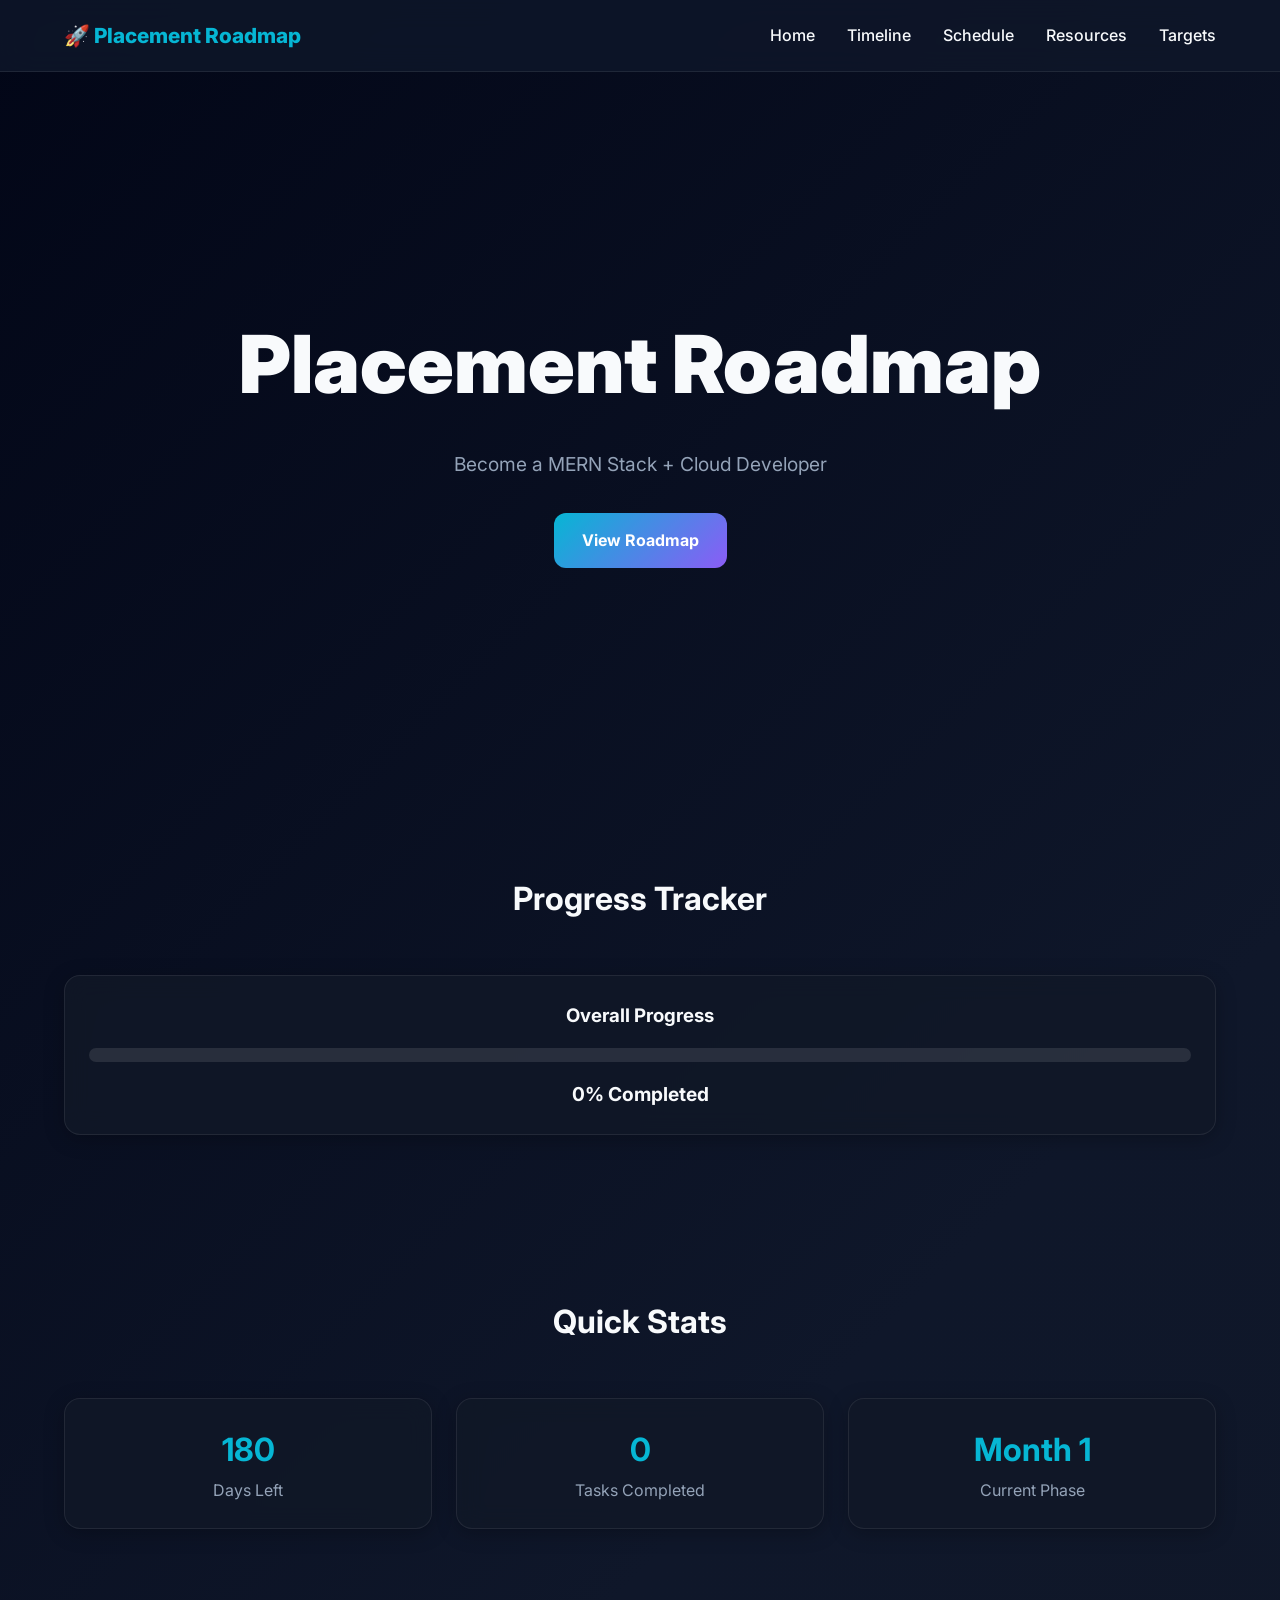
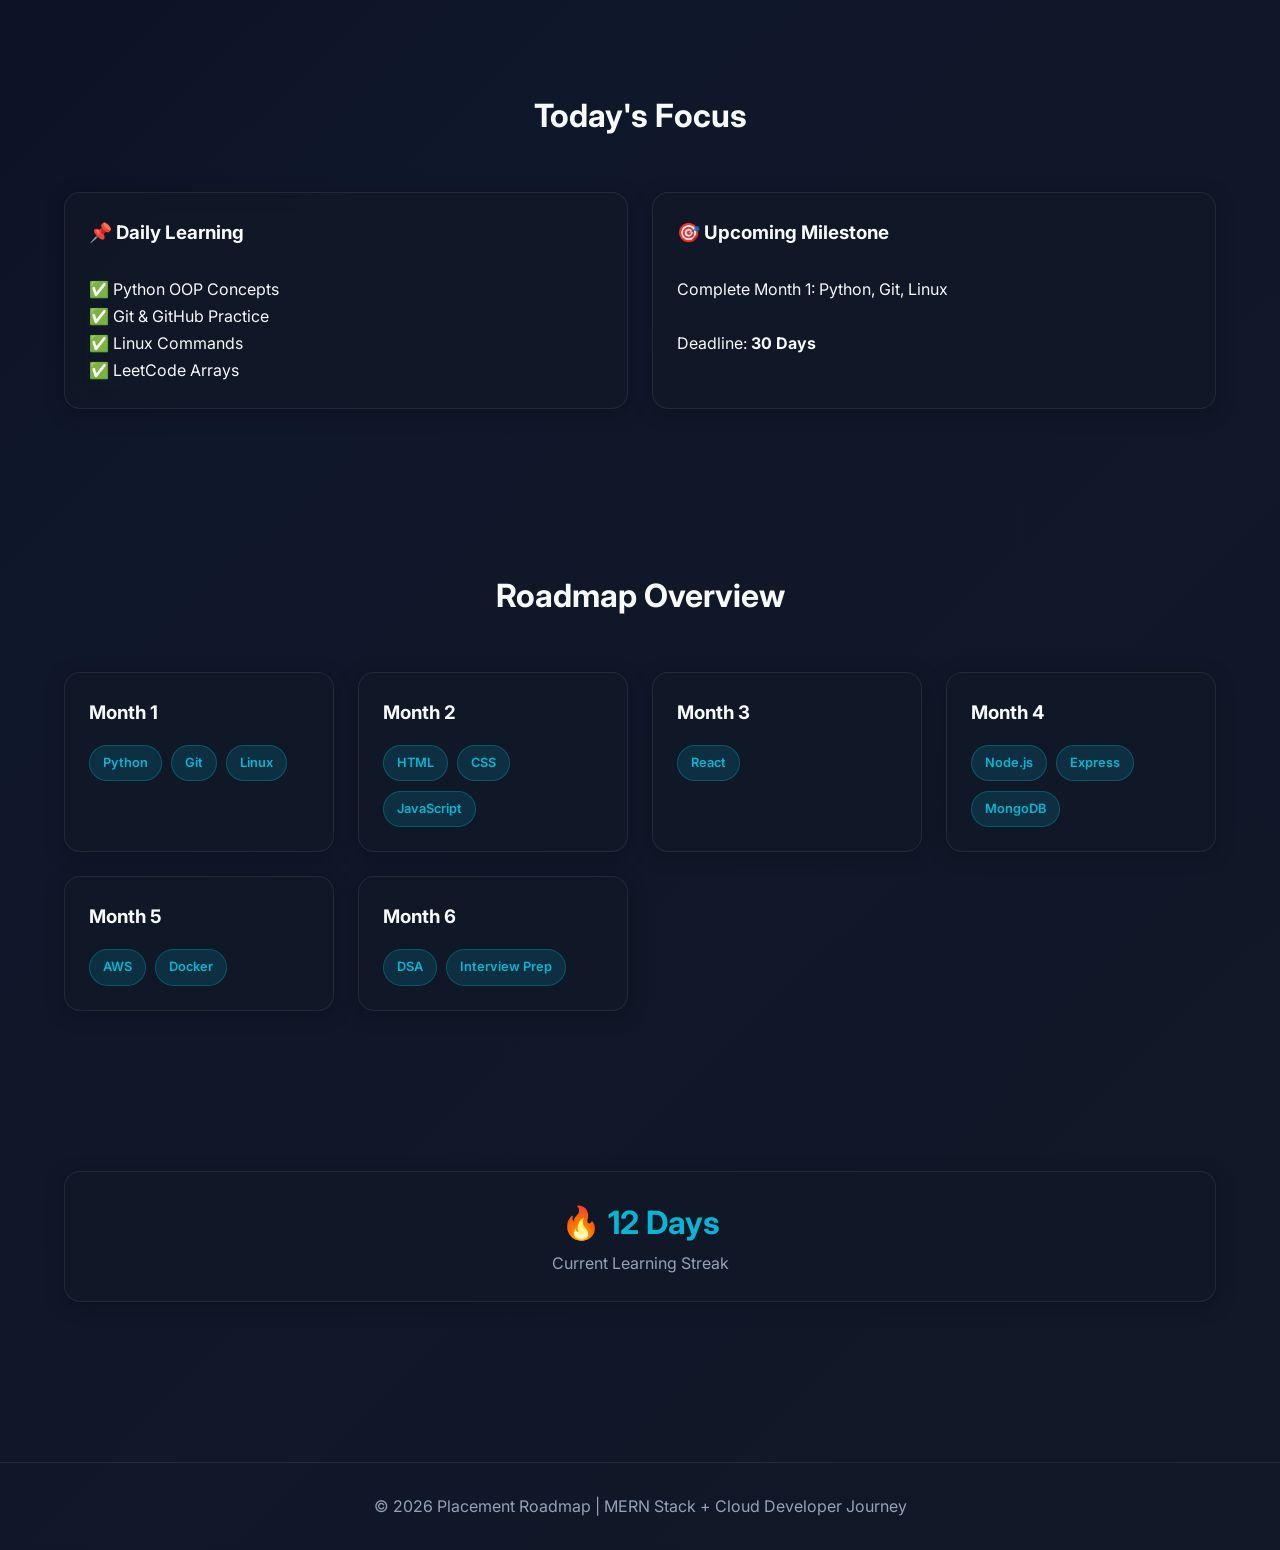
<file: index.html>
<!DOCTYPE html>
<html lang="en">
<head>
    <meta charset="UTF-8">
    <meta name="viewport" content="width=device-width, initial-scale=1.0">
    <title>Placement Roadmap | MERN + Cloud Developer</title>

    <link rel="stylesheet" href="style.css">
</head>
<body>

    <!-- ======================
         NAVBAR
    ======================= -->
    <nav class="navbar">
        <div class="nav-container">

            <div class="logo">
                🚀 Placement Roadmap
            </div>

            <ul class="nav-links">
                <li><a href="index.html">Home</a></li>
                <li><a href="timeline.html">Timeline</a></li>
                <li><a href="schedule.html">Schedule</a></li>
                <li><a href="resources.html">Resources</a></li>
                <li><a href="targets.html">Targets</a></li>
            </ul>

        </div>
    </nav>

    <!-- ======================
         HERO SECTION
    ======================= -->
    <section class="hero">
        <div class="hero-content">

            <h1>Placement Roadmap</h1>

            <p>
                Become a MERN Stack + Cloud Developer
            </p>

            <a href="timeline.html" class="btn">
                View Roadmap
            </a>

        </div>
    </section>

    <!-- ======================
         PROGRESS TRACKER
    ======================= -->
    <section class="section">
        <div class="container">

            <h2 class="section-title">
                Progress Tracker
            </h2>

            <div class="card progress-card">

                <h3>Overall Progress</h3>

                <div class="progress-bar">
                    <div
                        id="progressFill"
                        class="progress-fill">
                    </div>
                </div>

                <p
                    id="progressText"
                    class="progress-text">
                    65% Completed
                </p>

            </div>

        </div>
    </section>

    <!-- ======================
         QUICK STATS
    ======================= -->
    <section class="section">
        <div class="container">

            <h2 class="section-title">
                Quick Stats
            </h2>

            <div class="grid grid-3">

                <div class="card stat-card">
                    <h2>180</h2>
                    <p>Days Left</p>
                </div>

                <div class="card stat-card">
                    <h2 id="completedTasks">
                        0
                    </h2>
                    <p>Tasks Completed</p>
                </div>

                <div class="card stat-card">
                    <h2>Month 1</h2>
                    <p>Current Phase</p>
                </div>

            </div>

        </div>
    </section>

    <!-- ======================
         TODAY'S FOCUS
    ======================= -->
    <section class="section">
        <div class="container">

            <h2 class="section-title">
                Today's Focus
            </h2>

            <div class="grid grid-2">

                <div class="card">

                    <h3>📌 Daily Learning</h3>

                    <br>

                    <ul>
                        <li>✅ Python OOP Concepts</li>
                        <li>✅ Git & GitHub Practice</li>
                        <li>✅ Linux Commands</li>
                        <li>✅ LeetCode Arrays</li>
                    </ul>

                </div>

                <div class="card">

                    <h3>🎯 Upcoming Milestone</h3>

                    <br>

                    <p>
                        Complete Month 1:
                        Python, Git, Linux
                    </p>

                    <br>

                    <p>
                        Deadline:
                        <strong>30 Days</strong>
                    </p>

                </div>

            </div>

        </div>
    </section>

    <!-- ======================
         ROADMAP OVERVIEW
    ======================= -->
    <section class="section">
        <div class="container">

            <h2 class="section-title">
                Roadmap Overview
            </h2>

            <div class="grid grid-3">

                <div class="card">

                    <h3>Month 1</h3>

                    <div class="badges">
                        <span class="badge">Python</span>
                        <span class="badge">Git</span>
                        <span class="badge">Linux</span>
                    </div>

                </div>

                <div class="card">

                    <h3>Month 2</h3>

                    <div class="badges">
                        <span class="badge">HTML</span>
                        <span class="badge">CSS</span>
                        <span class="badge">JavaScript</span>
                    </div>

                </div>

                <div class="card">

                    <h3>Month 3</h3>

                    <div class="badges">
                        <span class="badge">React</span>
                    </div>

                </div>

                <div class="card">

                    <h3>Month 4</h3>

                    <div class="badges">
                        <span class="badge">Node.js</span>
                        <span class="badge">Express</span>
                        <span class="badge">MongoDB</span>
                    </div>

                </div>

                <div class="card">

                    <h3>Month 5</h3>

                    <div class="badges">
                        <span class="badge">AWS</span>
                        <span class="badge">Docker</span>
                    </div>

                </div>

                <div class="card">

                    <h3>Month 6</h3>

                    <div class="badges">
                        <span class="badge">DSA</span>
                        <span class="badge">Interview Prep</span>
                    </div>

                </div>

            </div>

        </div>
    </section>

    <!-- ======================
         CURRENT STREAK
    ======================= -->
    <section class="section">
        <div class="container">

            <div class="card stat-card">

                <h2>🔥 12 Days</h2>

                <p>
                    Current Learning Streak
                </p>

            </div>

        </div>
    </section>

    <!-- ======================
         FOOTER
    ======================= -->
    <footer class="footer">

        <div class="container">

            <p>
                © 2026 Placement Roadmap |
                MERN Stack + Cloud Developer Journey
            </p>

        </div>

    </footer>

    <script src="script.js"></script>

</body>
</html>
</file>
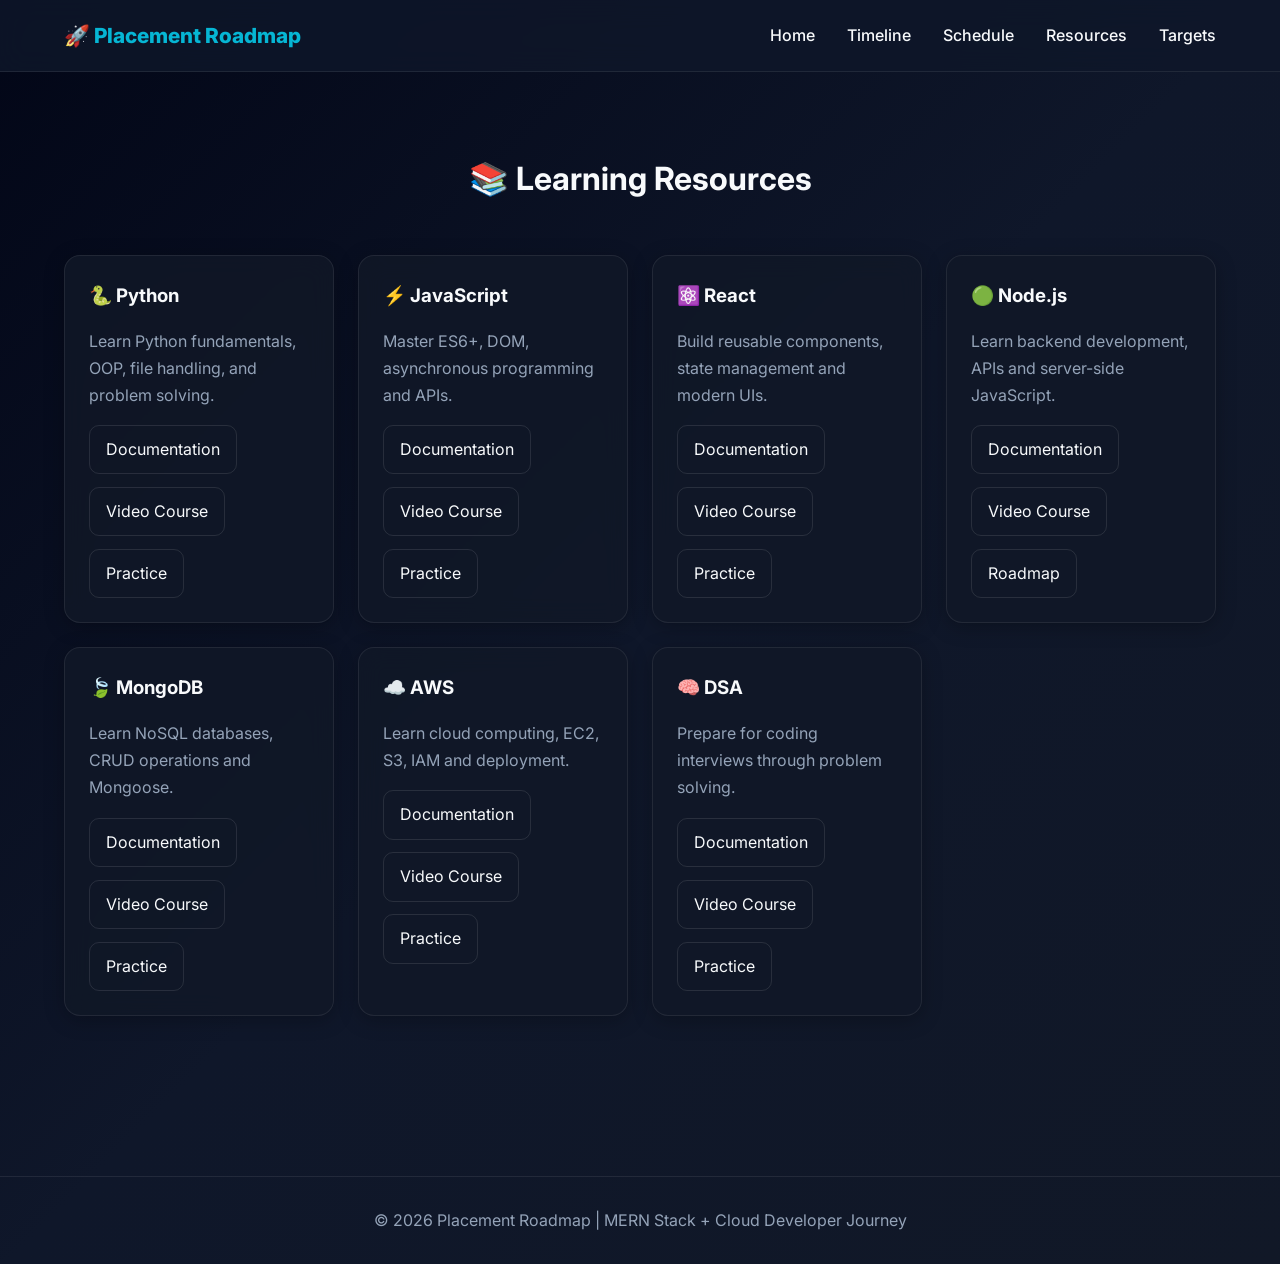
<file: resources.html>
<!DOCTYPE html>
<html lang="en">
<head>
    <meta charset="UTF-8">
    <meta name="viewport" content="width=device-width, initial-scale=1.0">
    <title>Learning Resources | Placement Roadmap</title>

    <link rel="stylesheet" href="style.css">
</head>
<body>

    <nav class="navbar">
        <div class="nav-container">

            <div class="logo">
                🚀 Placement Roadmap
            </div>

            <ul class="nav-links">
                <li><a href="./index.html">Home</a></li>
                <li><a href="timeline.html">Timeline</a></li>
                <li><a href="schedule.html">Schedule</a></li>
                <li><a href="resources.html">Resources</a></li>
                <li><a href="targets.html">Targets</a></li>
            </ul>

        </div>
    </nav>

    <section class="section">
        <div class="container">

            <h1 class="section-title">
                📚 Learning Resources
            </h1>

            <div class="grid grid-3">

                <div class="card resource-card">
                    <h3>🐍 Python</h3>

                    <p>
                        Learn Python fundamentals, OOP,
                        file handling, and problem solving.
                    </p>

                    <div class="resource-actions">
                        <a href="https://docs.python.org/3/" target="_blank" class="resource-btn">
                            Documentation
                        </a>

                        <a href="https://www.youtube.com/results?search_query=python+full+course"
                           target="_blank"
                           class="resource-btn">
                             Video Course
                        </a>

                        <a href="https://leetcode.com/"
                           target="_blank"
                           class="resource-btn">
                            Practice
                        </a>
                    </div>
                </div>

                <div class="card resource-card">
                    <h3>⚡ JavaScript</h3>

                    <p>
                        Master ES6+, DOM, asynchronous
                        programming and APIs.
                    </p>

                    <div class="resource-actions">
                        <a href="https://developer.mozilla.org/en-US/docs/Web/JavaScript"
                           target="_blank"
                           class="resource-btn">
                            Documentation
                        </a>

                        <a href="https://www.youtube.com/results?search_query=javascript+full+course"
                           target="_blank"
                           class="resource-btn">
                             Video Course
                        </a>

                        <a href="https://javascript.info/"
                           target="_blank"
                           class="resource-btn">
                            Practice
                        </a>
                    </div>
                </div>

                <div class="card resource-card">
                    <h3>⚛️ React</h3>

                    <p>
                        Build reusable components,
                        state management and modern UIs.
                    </p>

                    <div class="resource-actions">
                        <a href="https://react.dev/"
                           target="_blank"
                           class="resource-btn">
                            Documentation
                        </a>

                        <a href="https://www.youtube.com/results?search_query=react+full+course"
                           target="_blank"
                           class="resource-btn">
                             Video Course
                        </a>

                        <a href="https://react.dev/learn"
                           target="_blank"
                           class="resource-btn">
                            Practice
                        </a>
                    </div>
                </div>

                <div class="card resource-card">
                    <h3>🟢 Node.js</h3>

                    <p>
                        Learn backend development,
                        APIs and server-side JavaScript.
                    </p>

                    <div class="resource-actions">
                        <a href="https://nodejs.org/docs/latest/api/"
                           target="_blank"
                           class="resource-btn">
                            Documentation
                        </a>

                        <a href="https://www.youtube.com/results?search_query=nodejs+full+course"
                           target="_blank"
                           class="resource-btn">
                             Video Course
                        </a>

                        <a href="https://roadmap.sh/nodejs"
                           target="_blank"
                           class="resource-btn">
                            Roadmap
                        </a>
                    </div>
                </div>

                <div class="card resource-card">
                    <h3>🍃 MongoDB</h3>

                    <p>
                        Learn NoSQL databases,
                        CRUD operations and Mongoose.
                    </p>

                    <div class="resource-actions">
                        <a href="https://www.mongodb.com/docs/"
                           target="_blank"
                           class="resource-btn">
                            Documentation
                        </a>

                        <a href="https://www.youtube.com/results?search_query=mongodb+full+course"
                           target="_blank"
                           class="resource-btn">
                             Video Course
                        </a>

                        <a href="https://www.mongodb.com/developer/"
                           target="_blank"
                           class="resource-btn">
                            Practice
                        </a>
                    </div>
                </div>

                <div class="card resource-card">
                    <h3>☁️ AWS</h3>

                    <p>
                        Learn cloud computing,
                        EC2, S3, IAM and deployment.
                    </p>

                    <div class="resource-actions">
                        <a href="https://aws.amazon.com/training/"
                           target="_blank"
                           class="resource-btn">
                            Documentation
                        </a>

                        <a href="https://www.youtube.com/results?search_query=aws+for+beginners"
                           target="_blank"
                           class="resource-btn">
                             Video Course
                        </a>

                        <a href="https://skillbuilder.aws/"
                           target="_blank"
                           class="resource-btn">
                            Practice
                        </a>
                    </div>
                </div>

                <div class="card resource-card">
                    <h3>🧠 DSA</h3>

                    <p>
                        Prepare for coding interviews
                        through problem solving.
                    </p>

                    <div class="resource-actions">
                        <a href="https://www.geeksforgeeks.org/data-structures/"
                           target="_blank"
                           class="resource-btn">
                            Documentation
                        </a>

                        <a href="https://www.youtube.com/results?search_query=dsa+full+course"
                           target="_blank"
                           class="resource-btn">
                             Video Course
                        </a>

                        <a href="https://leetcode.com/"
                           target="_blank"
                           class="resource-btn">
                            Practice
                        </a>
                    </div>
                </div>

            </div>

        </div>
    </section>

    <footer class="footer">
        <div class="container">
            <p>
                © 2026 Placement Roadmap |
                MERN Stack + Cloud Developer Journey
            </p>
        </div>
    </footer>

</body>
</html>
</file>
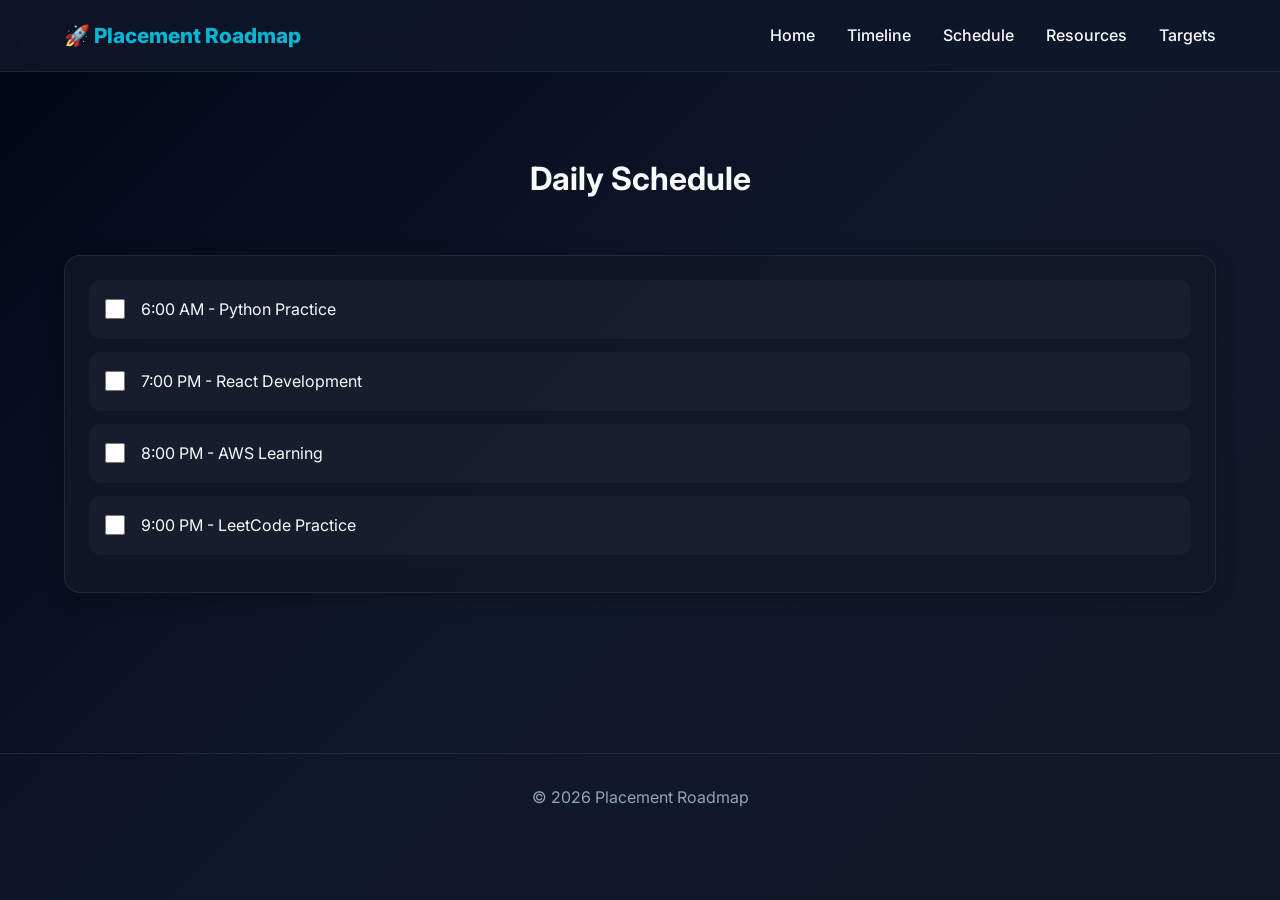
<file: schedule.html>
<!DOCTYPE html>
<html lang="en">
<head>
    <meta charset="UTF-8">
    <meta name="viewport" content="width=device-width, initial-scale=1.0">
    <title>Daily Schedule</title>

    <link rel="stylesheet" href="style.css">
</head>
<body>

<nav class="navbar">
    <div class="nav-container">
        <div class="logo">🚀 Placement Roadmap</div>

        <ul class="nav-links">
            <li><a href="./index.html">Home</a></li>
            <li><a href="timeline.html">Timeline</a></li>
            <li><a href="schedule.html">Schedule</a></li>
            <li><a href="resources.html">Resources</a></li>
            <li><a href="targets.html">Targets</a></li>
        </ul>
    </div>
</nav>

<section class="section">
    <div class="container">

        <h1 class="section-title">
            Daily Schedule
        </h1>

        <div class="card">

            <div class="task">
                <input type="checkbox" id="schedule-python">
                <label for="schedule-python">
                    6:00 AM - Python Practice
                </label>
            </div>

            <div class="task">
                <input type="checkbox" id="schedule-react">
                <label for="schedule-react">
                    7:00 PM - React Development
                </label>
            </div>

            <div class="task">
                <input type="checkbox" id="schedule-aws">
                <label for="schedule-aws">
                    8:00 PM - AWS Learning
                </label>
            </div>

            <div class="task">
                <input type="checkbox" id="schedule-leetcode">
                <label for="schedule-leetcode">
                    9:00 PM - LeetCode Practice
                </label>
            </div>

        </div>

    </div>
</section>

<footer class="footer">
    <div class="container">
        <p>© 2026 Placement Roadmap</p>
    </div>
</footer>

<script src="script.js"></script>

</body>
</html>
</file>
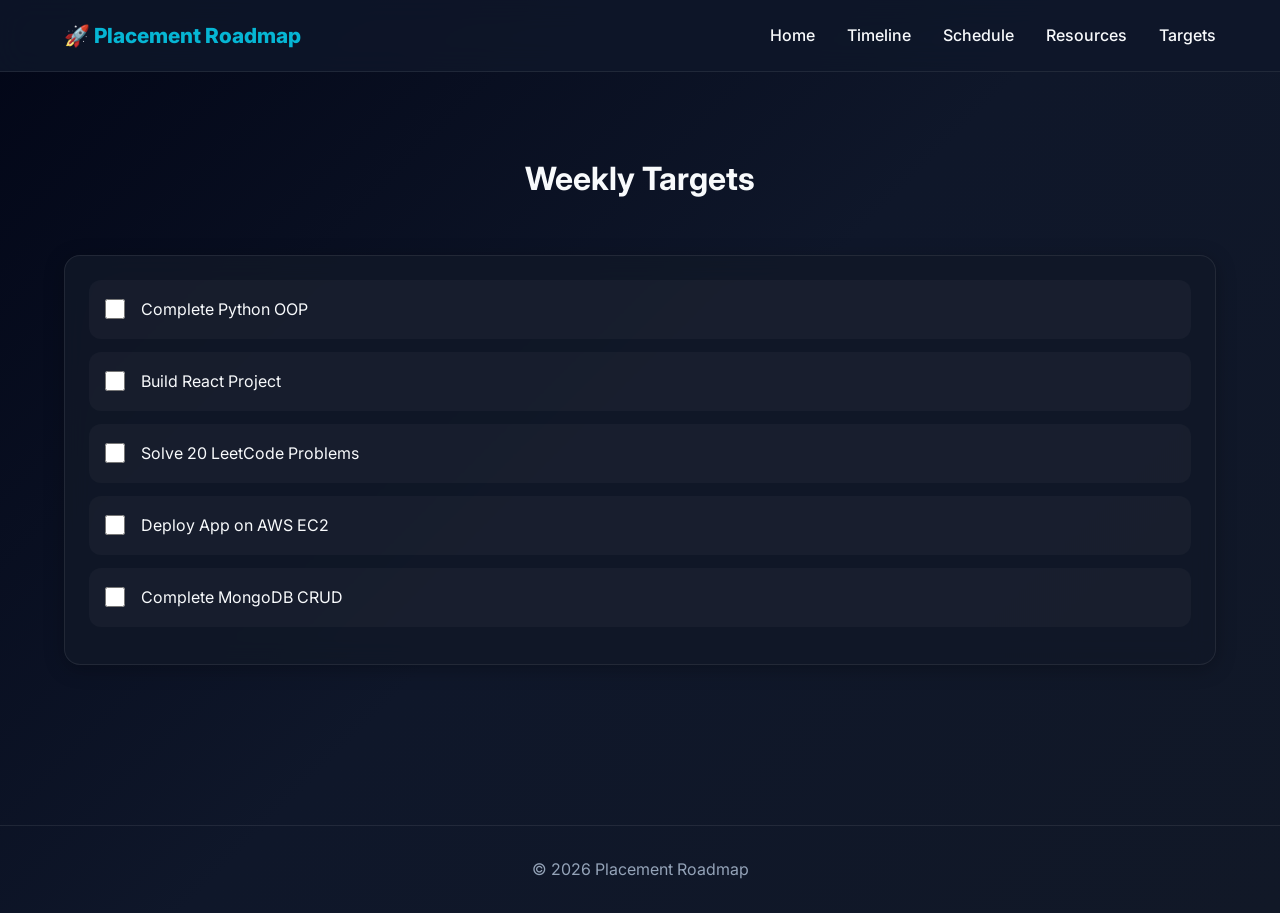
<file: targets.html>
<!DOCTYPE html>
<html lang="en">
<head>
    <meta charset="UTF-8">
    <meta name="viewport" content="width=device-width, initial-scale=1.0">
    <title>Targets</title>

    <link rel="stylesheet" href="style.css">
</head>
<body>

<nav class="navbar">
    <div class="nav-container">
        <div class="logo">🚀 Placement Roadmap</div>

        <ul class="nav-links">
            <li><a href="./index.html">Home</a></li>
            <li><a href="timeline.html">Timeline</a></li>
            <li><a href="schedule.html">Schedule</a></li>
            <li><a href="resources.html">Resources</a></li>
            <li><a href="targets.html">Targets</a></li>
        </ul>
    </div>
</nav>

<section class="section">
    <div class="container">

        <h1 class="section-title">
            Weekly Targets
        </h1>

        <div class="card">

            <div class="task">
                <input type="checkbox" id="target-python-oop">
                <label for="target-python-oop">
                    Complete Python OOP
                </label>
            </div>

            <div class="task">
                <input type="checkbox" id="target-react-project">
                <label for="target-react-project">
                    Build React Project
                </label>
            </div>

            <div class="task">
                <input type="checkbox" id="target-leetcode">
                <label for="target-leetcode">
                    Solve 20 LeetCode Problems
                </label>
            </div>

            <div class="task">
                <input type="checkbox" id="target-aws">
                <label for="target-aws">
                    Deploy App on AWS EC2
                </label>
            </div>

            <div class="task">
                <input type="checkbox" id="target-mongodb">
                <label for="target-mongodb">
                    Complete MongoDB CRUD
                </label>
            </div>

        </div>

    </div>
</section>

<footer class="footer">
    <div class="container">
        <p>© 2026 Placement Roadmap</p>
    </div>
</footer>

<script src="script.js"></script>

</body>
</html>
</file>
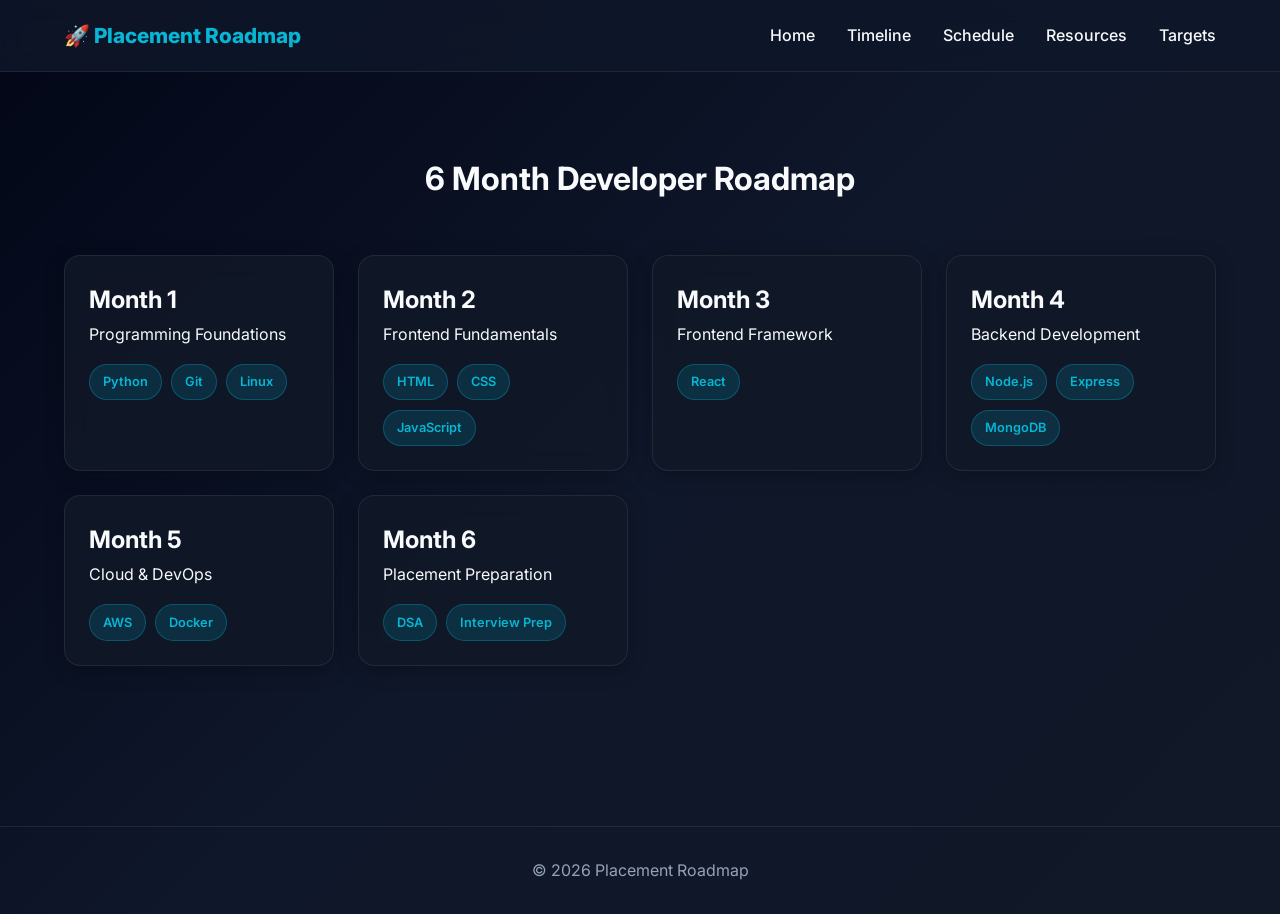
<file: timeline.html>
<!DOCTYPE html>
<html lang="en">
<head>
    <meta charset="UTF-8">
    <meta name="viewport" content="width=device-width, initial-scale=1.0">
    <title>Timeline | Placement Roadmap</title>
    <link rel="stylesheet" href="style.css">
</head>
<body>

<nav class="navbar">
    <div class="nav-container">
        <div class="logo">🚀 Placement Roadmap</div>

        <ul class="nav-links">
            <li><a href="./index.html">Home</a></li>
            <li><a href="timeline.html">Timeline</a></li>
            <li><a href="schedule.html">Schedule</a></li>
            <li><a href="resources.html">Resources</a></li>
            <li><a href="targets.html">Targets</a></li>
        </ul>
    </div>
</nav>

<section class="section">
    <div class="container">

        <h1 class="section-title">
            6 Month Developer Roadmap
        </h1>

        <div class="grid grid-3">

            <div class="card">
                <h2>Month 1</h2>
                <p>Programming Foundations</p>

                <div class="badges">
                    <span class="badge">Python</span>
                    <span class="badge">Git</span>
                    <span class="badge">Linux</span>
                </div>
            </div>

            <div class="card">
                <h2>Month 2</h2>
                <p>Frontend Fundamentals</p>

                <div class="badges">
                    <span class="badge">HTML</span>
                    <span class="badge">CSS</span>
                    <span class="badge">JavaScript</span>
                </div>
            </div>

            <div class="card">
                <h2>Month 3</h2>
                <p>Frontend Framework</p>

                <div class="badges">
                    <span class="badge">React</span>
                </div>
            </div>

            <div class="card">
                <h2>Month 4</h2>
                <p>Backend Development</p>

                <div class="badges">
                    <span class="badge">Node.js</span>
                    <span class="badge">Express</span>
                    <span class="badge">MongoDB</span>
                </div>
            </div>

            <div class="card">
                <h2>Month 5</h2>
                <p>Cloud & DevOps</p>

                <div class="badges">
                    <span class="badge">AWS</span>
                    <span class="badge">Docker</span>
                </div>
            </div>

            <div class="card">
                <h2>Month 6</h2>
                <p>Placement Preparation</p>

                <div class="badges">
                    <span class="badge">DSA</span>
                    <span class="badge">Interview Prep</span>
                </div>
            </div>

        </div>

    </div>
</section>

<footer class="footer">
    <div class="container">
        <p>© 2026 Placement Roadmap</p>
    </div>
</footer>

</body>
</html>
</file>
<file: style.css>
/* =========================
   GOOGLE FONTS
========================= */
@import url('https://fonts.googleapis.com/css2?family=Inter:wght@300;400;500;600;700;800;900&display=swap');

/* =========================
   CSS VARIABLES
========================= */
:root {
  --bg-primary: #0f172a;
  --bg-secondary: #111827;
  --bg-card: rgba(17, 24, 39, 0.85);

  --text-primary: #f8fafc;
  --text-secondary: #94a3b8;

  --accent-cyan: #06b6d4;
  --accent-green: #10b981;
  --accent-purple: #8b5cf6;

  --border-color: rgba(255, 255, 255, 0.08);

  --shadow-sm: 0 4px 20px rgba(0,0,0,0.25);
  --shadow-md: 0 8px 30px rgba(0,0,0,0.35);
  --shadow-lg: 0 15px 50px rgba(0,0,0,0.5);

  --radius-sm: 10px;
  --radius-md: 16px;
  --radius-lg: 24px;

  --transition: all 0.3s ease;

  --max-width: 1200px;
}

/* =========================
   RESET
========================= */
* {
  margin: 0;
  padding: 0;
  box-sizing: border-box;
}

html {
  scroll-behavior: smooth;
}

body {
  font-family: "Inter", sans-serif;
  background: linear-gradient(
    135deg,
    #020617,
    #0f172a,
    #111827
  );
  color: var(--text-primary);
  min-height: 100vh;
  line-height: 1.7;
}

img {
  max-width: 100%;
}

ul {
  list-style: none;
}

a {
  text-decoration: none;
  color: inherit;
}

button {
  cursor: pointer;
  font-family: inherit;
}

/* =========================
   CUSTOM SCROLLBAR
========================= */
::-webkit-scrollbar {
  width: 8px;
}

::-webkit-scrollbar-track {
  background: #0b1120;
}

::-webkit-scrollbar-thumb {
  background: var(--accent-cyan);
  border-radius: 50px;
}

/* =========================
   CONTAINER
========================= */
.container {
  width: 90%;
  max-width: var(--max-width);
  margin: auto;
}

/* =========================
   NAVBAR
========================= */
.navbar {
  position: sticky;
  top: 0;
  z-index: 999;
  backdrop-filter: blur(14px);
  background: rgba(15, 23, 42, 0.85);
  border-bottom: 1px solid var(--border-color);
}

.nav-container {
  width: 90%;
  max-width: var(--max-width);
  margin: auto;

  display: flex;
  justify-content: space-between;
  align-items: center;

  padding: 18px 0;
}

.logo {
  font-size: 1.3rem;
  font-weight: 800;
  color: var(--accent-cyan);
}

.nav-links {
  display: flex;
  gap: 2rem;
}

.nav-links a {
  position: relative;
  font-weight: 500;
  transition: var(--transition);
}

.nav-links a:hover {
  color: var(--accent-cyan);
}

.nav-links a::after {
  content: "";
  position: absolute;
  bottom: -6px;
  left: 0;

  width: 0%;
  height: 2px;

  background: var(--accent-cyan);
  transition: var(--transition);
}

.nav-links a:hover::after {
  width: 100%;
}

/* =========================
   HERO
========================= */
.hero {
  min-height: 80vh;

  display: flex;
  justify-content: center;
  align-items: center;

  text-align: center;
}

.hero-content h1 {
  font-size: clamp(2.8rem, 7vw, 5rem);
  font-weight: 900;
  margin-bottom: 1rem;
}

.hero-content p {
  color: var(--text-secondary);
  font-size: 1.2rem;
  margin-bottom: 2rem;
}

/* =========================
   BUTTONS
========================= */
.btn {
  display: inline-block;

  padding: 14px 28px;
  border-radius: 12px;

  background: linear-gradient(
    135deg,
    var(--accent-cyan),
    var(--accent-purple)
  );

  color: white;
  font-weight: 700;

  transition: var(--transition);
}

.btn:hover {
  transform: scale(1.05);
  box-shadow:
    0 0 15px var(--accent-cyan),
    0 0 35px rgba(6,182,212,.5);
}

/* =========================
   SECTION
========================= */
.section {
  padding: 80px 0;
}

.section-title {
  text-align: center;
  margin-bottom: 3rem;
  font-size: 2rem;
}

/* =========================
   CARDS
========================= */
.card {
  background: var(--bg-card);

  border: 1px solid var(--border-color);
  border-radius: var(--radius-md);

  padding: 1.5rem;

  box-shadow: var(--shadow-sm);

  transition: var(--transition);
  backdrop-filter: blur(12px);
}

.card:hover {
  transform: translateY(-5px);

  border-color: rgba(6,182,212,.4);

  box-shadow:
    0 0 15px rgba(6,182,212,.2),
    0 10px 40px rgba(0,0,0,.4);
}

/* =========================
   GRID UTILITIES
========================= */
.grid {
  display: grid;
  gap: 1.5rem;
}

.grid-2 {
  grid-template-columns: repeat(
    auto-fit,
    minmax(300px, 1fr)
  );
}

.grid-3 {
  grid-template-columns: repeat(
    auto-fit,
    minmax(250px, 1fr)
  );
}

.grid-4 {
  grid-template-columns: repeat(
    auto-fit,
    minmax(220px, 1fr)
  );
}

/* =========================
   FLEX UTILITIES
========================= */
.flex {
  display: flex;
}

.flex-between {
  display: flex;
  justify-content: space-between;
  align-items: center;
}

.flex-center {
  display: flex;
  justify-content: center;
  align-items: center;
}

/* =========================
   PROGRESS TRACKER
========================= */
.progress-card {
  text-align: center;
}

.progress-bar {
  width: 100%;
  height: 14px;
  border-radius: 50px;

  overflow: hidden;
  background: rgba(255,255,255,.1);

  margin-top: 1rem;
}

.progress-fill {
  height: 100%;
  width: 65%;

  border-radius: 50px;

  background: linear-gradient(
    90deg,
    var(--accent-green),
    var(--accent-cyan)
  );

  transition: width .4s ease;
}

.progress-text {
  margin-top: 1rem;
  font-weight: 700;
  font-size: 1.2rem;
}

/* =========================
   STATS
========================= */
.stat-card {
  text-align: center;
}

.stat-card h2 {
  color: var(--accent-cyan);
  font-size: 2rem;
}

.stat-card p {
  color: var(--text-secondary);
}

/* =========================
   TIMELINE MONTH BADGES
========================= */
.badges {
  display: flex;
  flex-wrap: wrap;
  gap: .6rem;
  margin-top: 1rem;
}

.badge {
  padding: .4rem .8rem;
  border-radius: 999px;

  font-size: .8rem;
  font-weight: 600;

  background: rgba(6,182,212,.15);
  border: 1px solid rgba(6,182,212,.3);
  color: var(--accent-cyan);
}

/* =========================
   CHECKBOX TASKS
========================= */
.task {
  display: flex;
  align-items: center;
  gap: 1rem;

  padding: 1rem;
  border-radius: 12px;

  background: rgba(255,255,255,.03);
  margin-bottom: .8rem;
}

.task input[type="checkbox"] {
  width: 20px;
  height: 20px;
  accent-color: var(--accent-green);
}

.task label {
  transition: var(--transition);
}

.task input:checked + label {
  text-decoration: line-through;
  opacity: .5;
}

/* =========================
   RESOURCE CARDS
========================= */
.resource-card h3 {
  margin-bottom: 1rem;
}

.resource-card p {
  color: var(--text-secondary);
  margin-bottom: 1rem;
}

.resource-actions {
  display: flex;
  gap: .8rem;
  flex-wrap: wrap;
}

.resource-btn {
  padding: 10px 16px;
  border-radius: 10px;

  border: 1px solid rgba(255,255,255,.1);

  transition: var(--transition);
}

.resource-btn:hover {
  background: var(--accent-cyan);
  color: #fff;
  transform: translateY(-2px);
}

/* =========================
   FOOTER
========================= */
.footer {
  border-top: 1px solid var(--border-color);

  margin-top: 80px;
  padding: 30px 0;

  text-align: center;
  color: var(--text-secondary);
}

/* =========================
   RESPONSIVE
========================= */
@media (max-width: 768px) {

  .nav-container {
    flex-direction: column;
    gap: 1rem;
  }

  .nav-links {
    flex-wrap: wrap;
    justify-content: center;
    gap: 1rem;
  }

  .hero-content h1 {
    font-size: 2.5rem;
  }

  .section {
    padding: 60px 0;
  }
}
</file>
